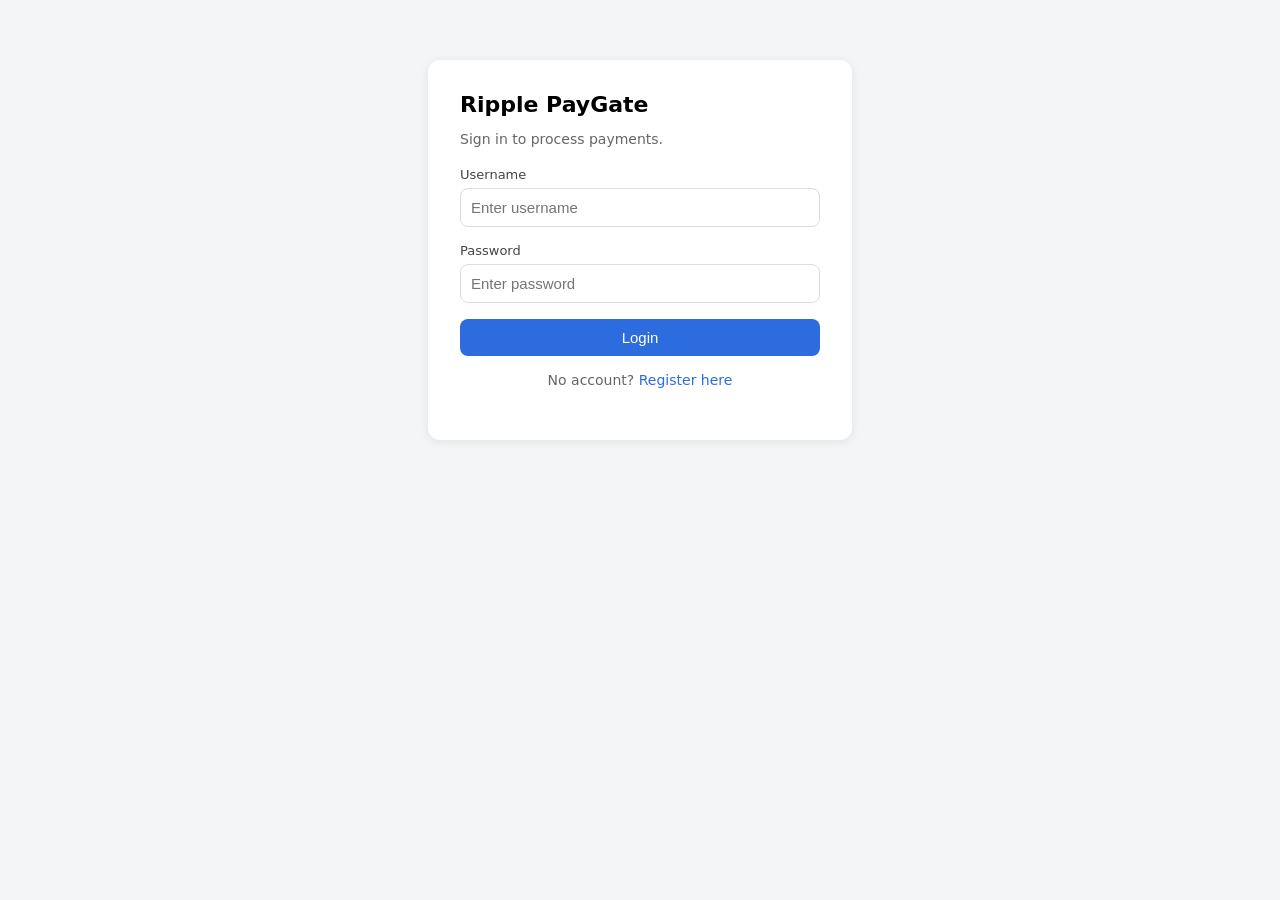
<file: frontend/index.html>
<!DOCTYPE html>
<html lang="en">
<head>
    <meta charset="UTF-8">
    <title>Ripple PayGate</title>
    <link rel="stylesheet" href="style.css">
</head>
<body>

<!-- LOGIN SCREEN — shown first, hidden after successful login -->
<div class="card" id="login-card">
    <h1>Ripple PayGate</h1>
    <p>Sign in to process payments.</p>

    <div id="login-error" class="result error hidden"></div>

    <form id="login-form">
        <label for="username">Username</label>
        <input type="text" id="username" required placeholder="Enter username">

        <label for="password">Password</label>
        <input type="password" id="password" required placeholder="Enter password">

        <button type="submit">Login</button>
    </form>

    <p class="switch-text">
        No account? <a href="#" id="go-register">Register here</a>
    </p>
</div>

<!-- REGISTER SCREEN — shown when user clicks "Register here" -->
<div class="card hidden" id="register-card">
    <h1>Create Account</h1>
    <p>Register to start processing payments.</p>

    <div id="register-error" class="result error hidden"></div>

    <form id="register-form">
        <label for="reg-username">Username</label>
        <input type="text" id="reg-username" required minlength="3" maxlength="50"
               pattern="[A-Za-z0-9_.\-]+" placeholder="3-50 letters, digits, _ . -">

        <label for="reg-password">Password</label>
        <input type="password" id="reg-password" required minlength="8" maxlength="72"
               placeholder="At least 8 characters">

        <button type="submit">Register</button>
    </form>

    <p class="switch-text">
        Already have an account? <a href="#" id="go-login">Login here</a>
    </p>
</div>

<!-- PAYMENT SCREEN — shown after successful login -->
<div class="card hidden" id="payment-card">
    <div class="header-row">
        <h1>Process Payment</h1>
        <button id="logout-btn" class="logout">Logout</button>
    </div>
    <p id="welcome-msg"></p>

    <form id="payment-form">
        <label for="amount">Amount</label>
        <input type="number" id="amount" step="0.01" min="0"
               required placeholder="e.g. 250.00">
        <button type="submit" id="pay-btn" class="esewa">Pay with eSewa</button>
    </form>

    <div id="result" class="result hidden"></div>

    <h2>My recent payments</h2>
    <table id="history" class="history">
        <thead><tr><th>Date</th><th>Amount</th><th>Status</th></tr></thead>
        <tbody></tbody>
    </table>
    <p id="history-empty" class="hidden">No payments yet.</p>
</div>

<script src="script.js"></script>
</body>
</html>
</file>
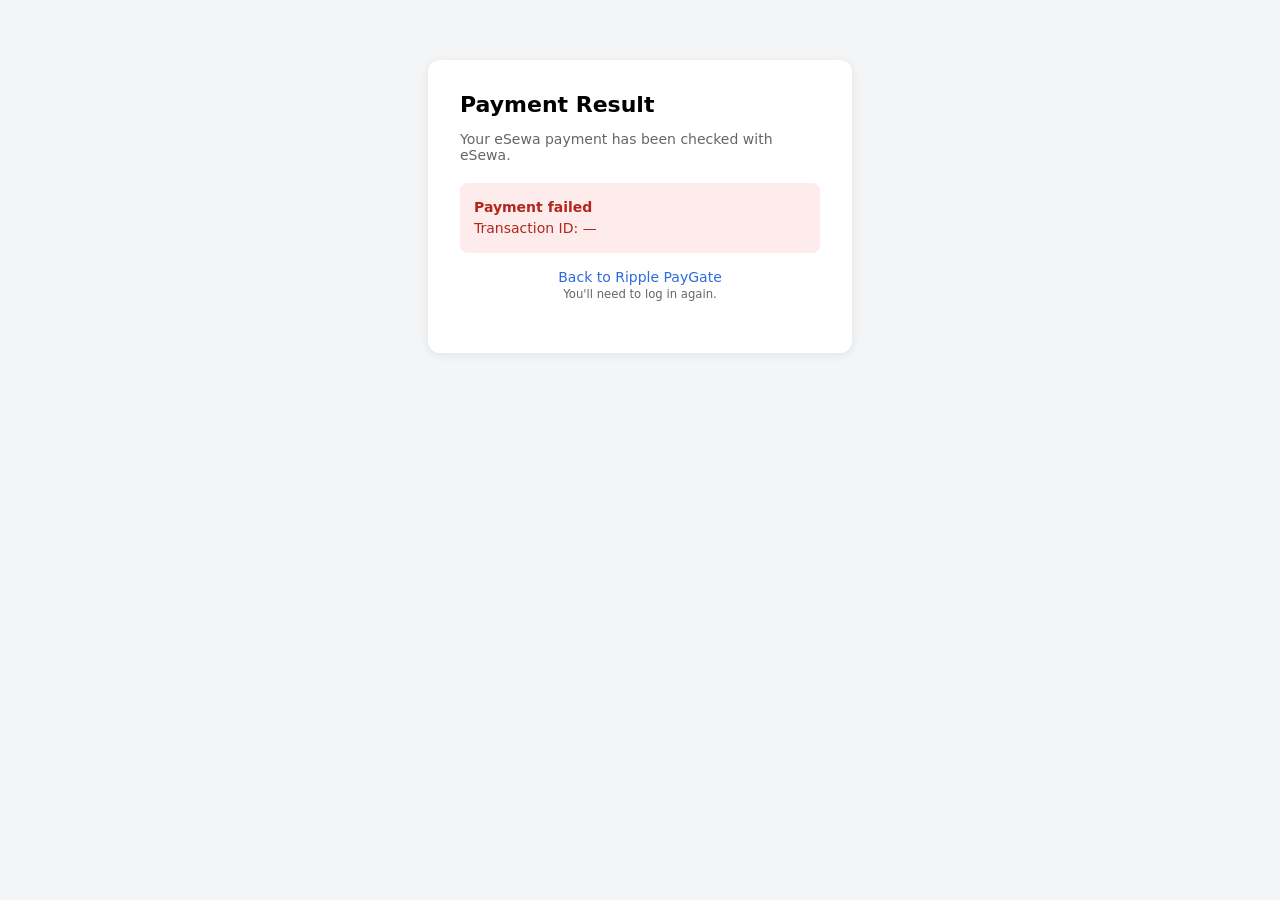
<file: frontend/result.html>
<!DOCTYPE html>
<html lang="en">
<head>
    <meta charset="UTF-8">
    <title>Payment Result — Ripple PayGate</title>
    <link rel="stylesheet" href="style.css">
</head>
<body>

<!-- eSewa → gateway → payment-service verifies → redirects here with ?status=...&txn=... -->
<div class="card">
    <h1>Payment Result</h1>
    <p>Your eSewa payment has been checked with eSewa.</p>

    <div id="result" class="result">
        <strong id="result-title"></strong><br>
        Transaction ID: <span id="result-txn"></span>
    </div>

    <p class="switch-text">
        <a href="/">Back to Ripple PayGate</a><br>
        <small>You'll need to log in again.</small>
    </p>
</div>

<script src="result.js"></script>
</body>
</html>
</file>
<file: frontend/style.css>
body {
  font-family: system-ui, sans-serif;
  background: #f4f5f7;
  display: flex;
  justify-content: center;
  padding-top: 60px;
  margin: 0;
}

.card {
  background: white;
  padding: 32px;
  border-radius: 12px;
  box-shadow: 0 2px 10px rgba(0,0,0,0.08);
  width: 360px;
}

h1 { margin: 0 0 4px; font-size: 22px; }
p { color: #666; font-size: 14px; margin-bottom: 20px; }
label { display: block; font-size: 13px; color: #444; margin-bottom: 6px; }

input {
  width: 100%;
  padding: 10px;
  border: 1px solid #ddd;
  border-radius: 8px;
  margin-bottom: 16px;
  font-size: 15px;
  box-sizing: border-box;
}

button {
  width: 100%;
  padding: 10px;
  background: #2d6cdf;
  color: white;
  border: none;
  border-radius: 8px;
  font-size: 15px;
  cursor: pointer;
}
button:hover { background: #1d54bd; }
button:disabled { opacity: 0.7; cursor: wait; }

/* eSewa's brand green */
button.esewa { background: #60bb46; }
button.esewa:hover { background: #4fa037; }

.result {
  margin-top: 20px;
  padding: 14px;
  border-radius: 8px;
  font-size: 14px;
  line-height: 1.5;
}
.result.success { background: #e7f6ec; color: #1e7a3c; }
.result.error { background: #fdeceb; color: #b3261e; }
.result.pending { background: #fff4e0; color: #8a5300; }
.hidden { display: none; }

.switch-text { text-align: center; margin-top: 16px; }
.switch-text a { color: #2d6cdf; text-decoration: none; }
.switch-text a:hover { text-decoration: underline; }

.header-row {
  display: flex;
  justify-content: space-between;
  align-items: center;
  margin-bottom: 4px;
}
.header-row h1 { margin: 0; }

.logout {
  width: auto;
  padding: 6px 14px;
  font-size: 13px;
  background: #e53935;
}
.logout:hover { background: #c62828; }
/* My recent payments */
h2 { font-size: 16px; margin: 28px 0 8px; }
.history { width: 100%; border-collapse: collapse; font-size: 13px; }
.history th { text-align: left; color: #666; font-weight: 600; border-bottom: 1px solid #ddd; padding: 6px 4px; }
.history td { border-bottom: 1px solid #f0f0f0; padding: 6px 4px; }
.status-success { color: #1e7a3c; font-weight: 600; }
.status-failed { color: #b3261e; font-weight: 600; }
.status-pending { color: #8a5300; font-weight: 600; }
</file>
